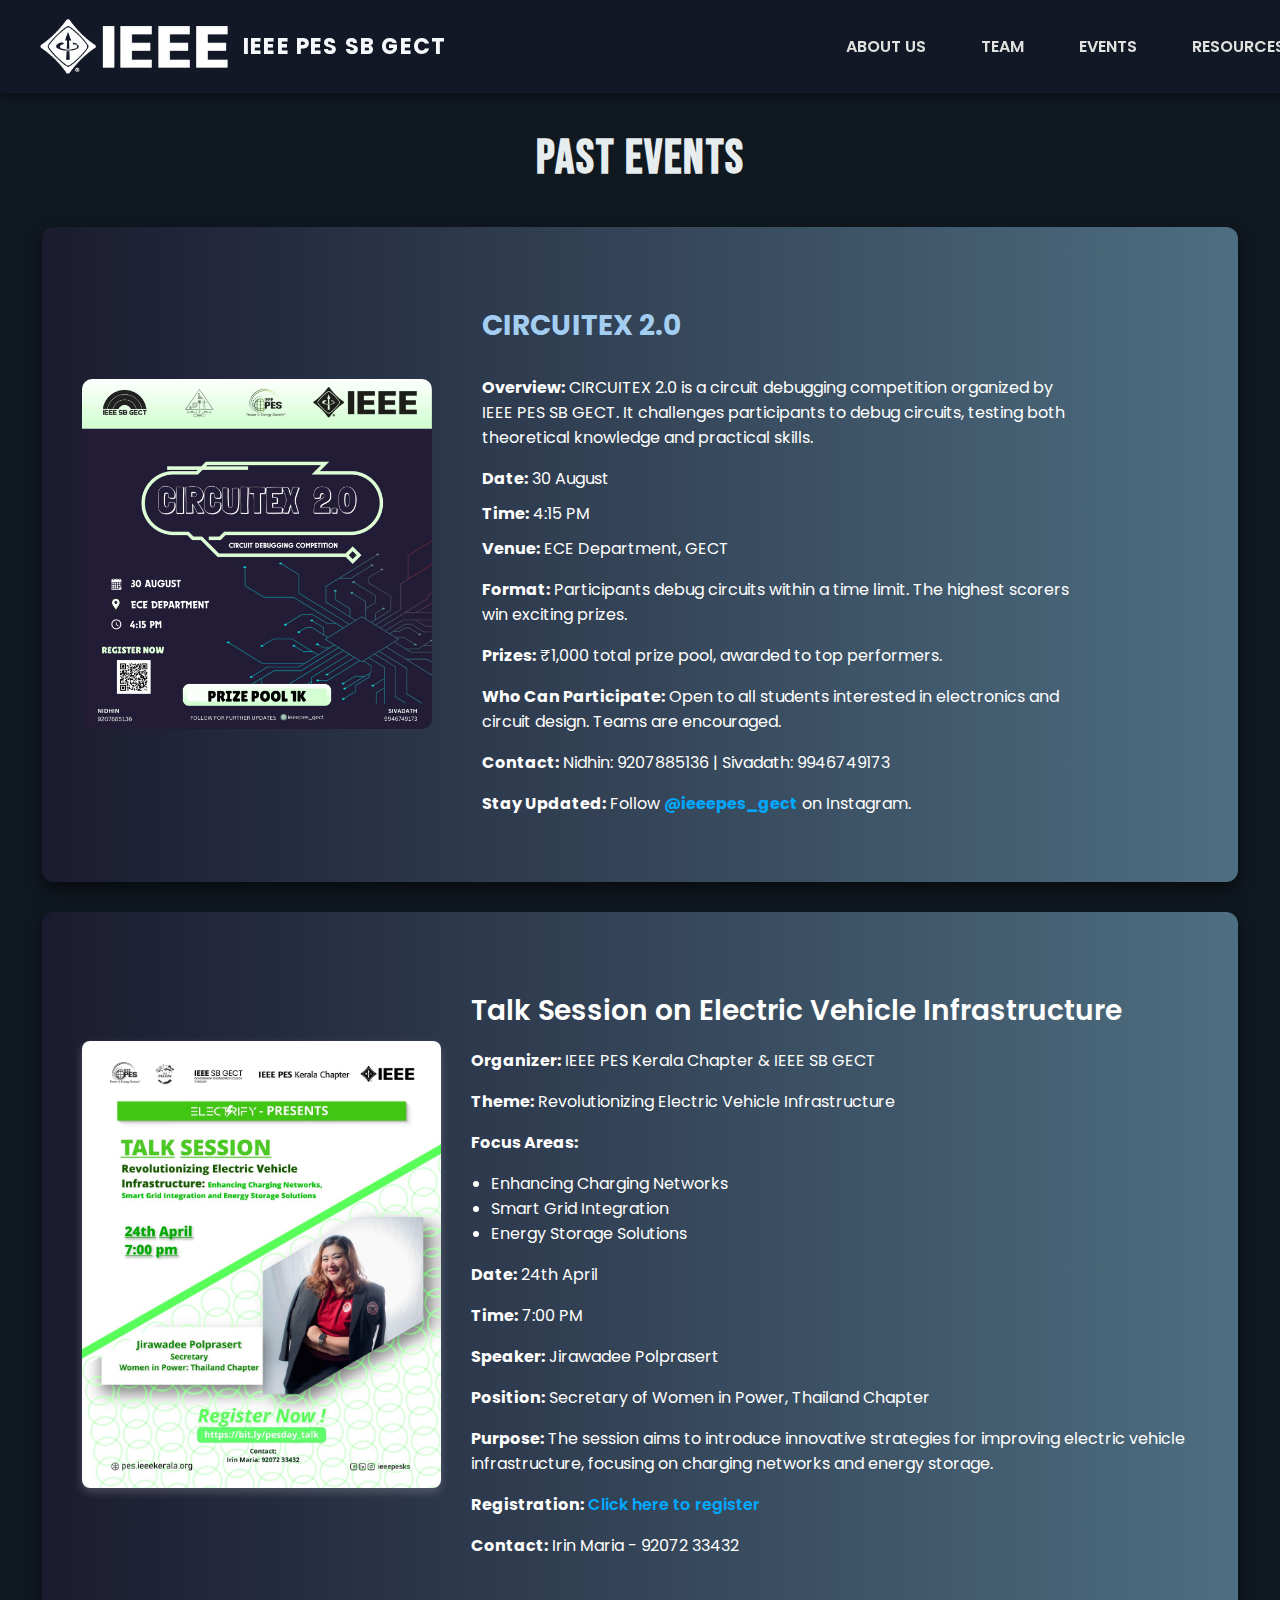
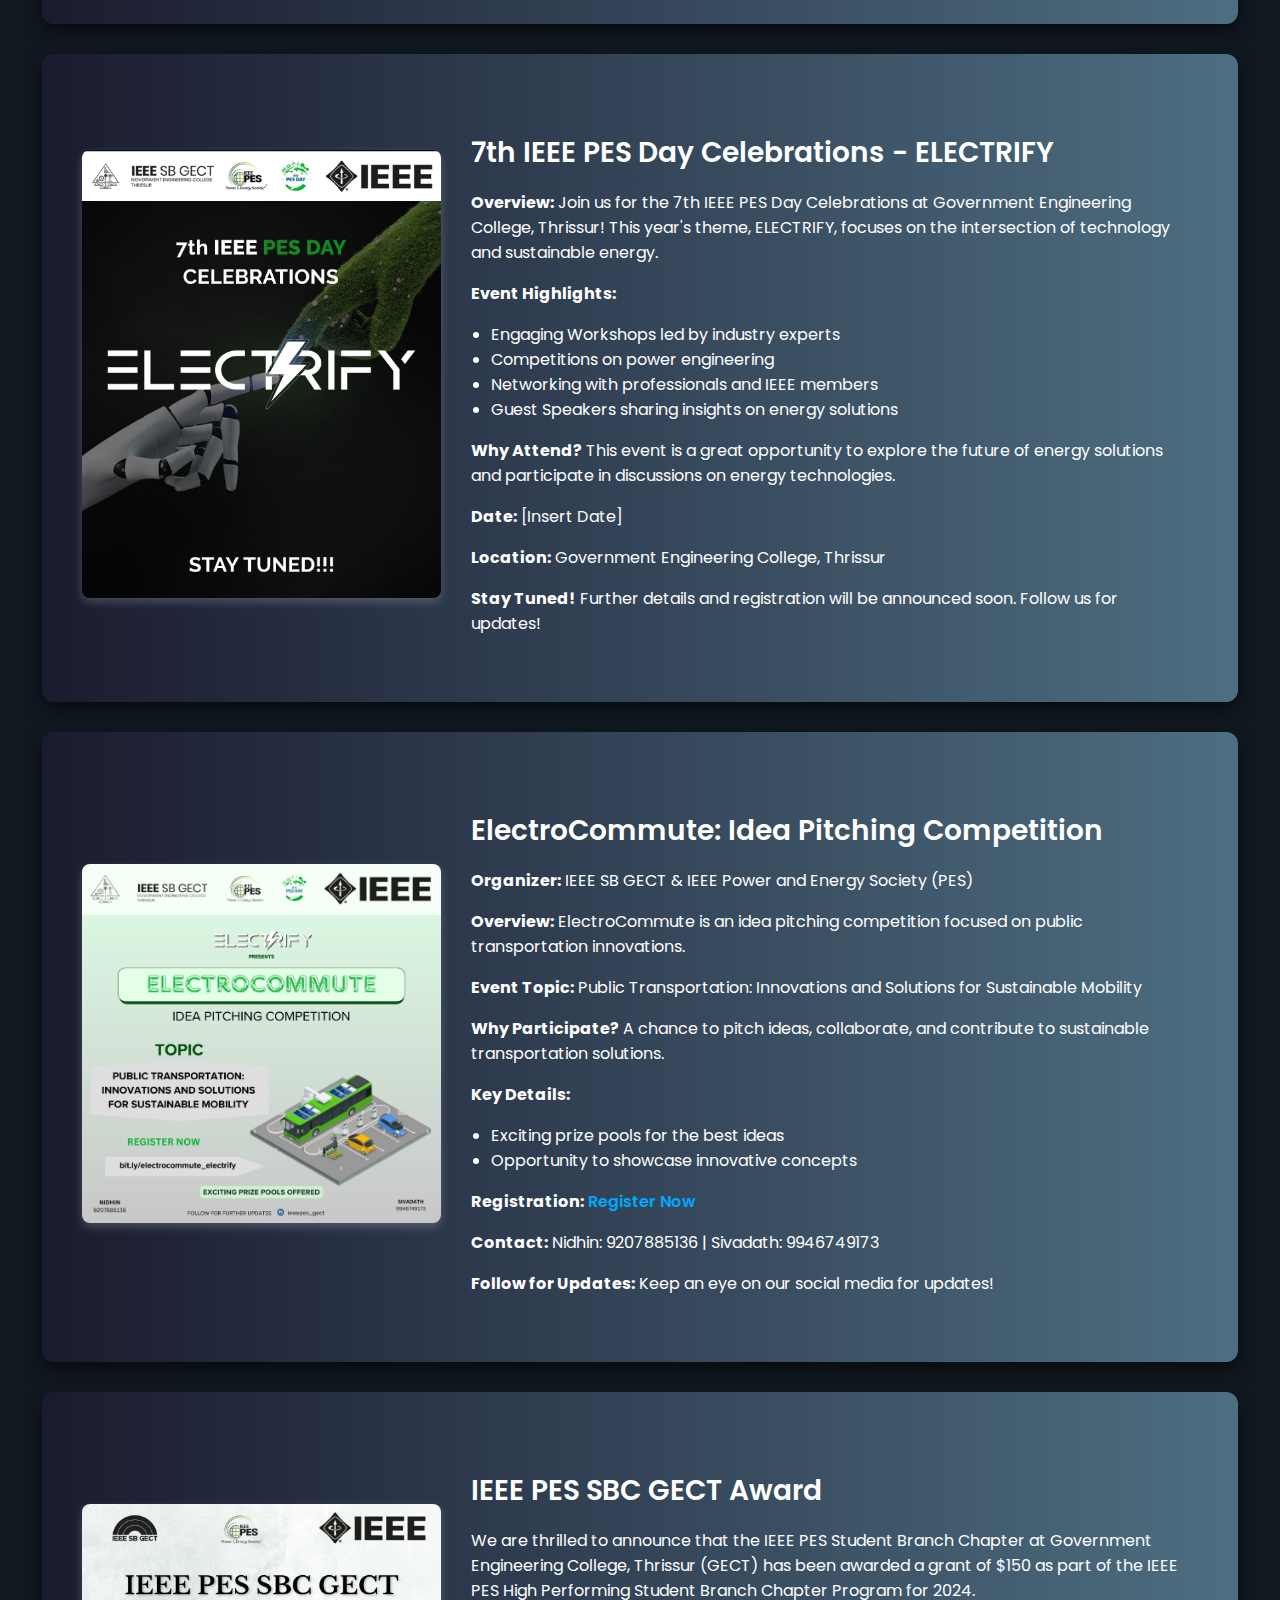
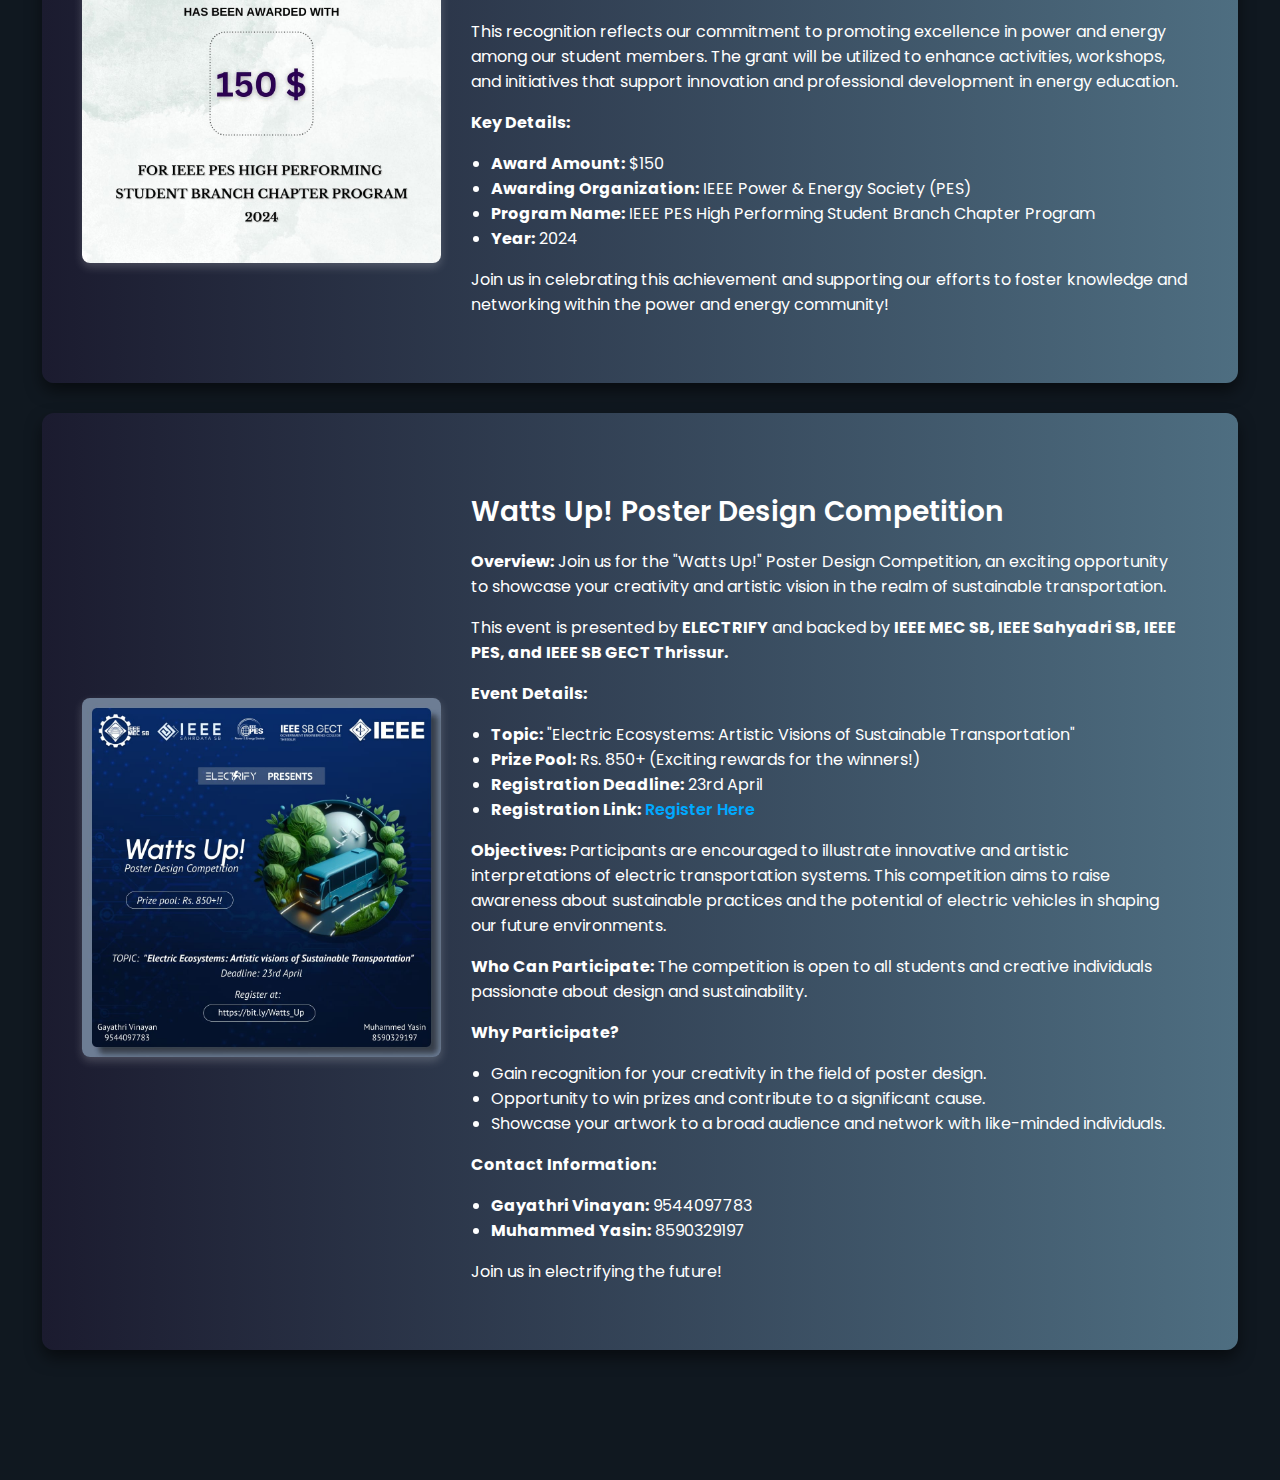
<file: events.html>
<!DOCTYPE html>
<html lang="en">
<head>
    <meta charset="UTF-8">
    <meta name="viewport" content="width=device-width, initial-scale=1.0">
    <title>IEEE PES SB GECT</title>

    <link rel="stylesheet" href="style.css">
</head>
<body>
    <header>
        <nav class="navbar">
            <div class="logo-container">
                <img src="ieee.png" alt="IEEE Logo" class="logo">
                <span class="site-title">IEEE PES SB GECT</span>
            </div>
            <ul class="nav-links" id="nav-links">
                <li><a href="index.html">ABOUT US</a></li>
                <li><a href="team.html">TEAM</a></li>
                <li><a href="#events">EVENTS</a></li>
                <li><a href="resources.html">RESOURCES</a></li>
            </ul>
            <div class="menu-icon" id="menu-icon">
                <span></span>
                <span></span>
                <span></span>
            </div>
        </nav>
    </header> 

    <section class="events">
        <h2 class="section-title">Past Events</h2>

        <div class="event-box">
            <img src="Circuitex.jpg" alt="Circuitex 2.0 Event" class="event-image">
            <div class="event-content">
                <h3>CIRCUITEX 2.0</h3>
                <p><strong>Overview:</strong> CIRCUITEX 2.0 is a circuit debugging competition organized by IEEE PES SB GECT. It challenges participants to debug circuits, testing both theoretical knowledge and practical skills.</p>
                
                <ul>
                    <li><strong>Date:</strong> 30 August</li>
                    <li><strong>Time:</strong> 4:15 PM</li>
                    <li><strong>Venue:</strong> ECE Department, GECT</li>
                </ul>

                <p><strong>Format:</strong> Participants debug circuits within a time limit. The highest scorers win exciting prizes.</p>

                <p><strong>Prizes:</strong> ₹1,000 total prize pool, awarded to top performers.</p>

                <p><strong>Who Can Participate:</strong> Open to all students interested in electronics and circuit design. Teams are encouraged.</p>

                <p><strong>Contact:</strong> Nidhin: 9207885136 | Sivadath: 9946749173</p>

                <p><strong>Stay Updated:</strong> Follow <a href="https://instagram.com/ieeepes_gect" target="_blank">@ieeepes_gect</a> on Instagram.</p>
            </div>
        </div>

        <div class="event-box-ev">
            <div class="event-image-ev">
                <img src="Electrify.jpg" alt="Electric Vehicle Talk Session">
            </div>
            <div class="event-content-ev">
                <h3>Talk Session on Electric Vehicle Infrastructure</h3>
                <p><strong>Organizer:</strong> IEEE PES Kerala Chapter & IEEE SB GECT</p>
                <p><strong>Theme:</strong> Revolutionizing Electric Vehicle Infrastructure</p>
                <p><strong>Focus Areas:</strong></p>
                <ul>
                    <li>Enhancing Charging Networks</li>
                    <li>Smart Grid Integration</li>
                    <li>Energy Storage Solutions</li>
                </ul>
                <p><strong>Date:</strong> 24th April</p>
                <p><strong>Time:</strong> 7:00 PM</p>
                <p><strong>Speaker:</strong> Jirawadee Polprasert</p>
                <p><strong>Position:</strong> Secretary of Women in Power, Thailand Chapter</p>
                <p><strong>Purpose:</strong> The session aims to introduce innovative strategies for improving electric vehicle infrastructure, focusing on charging networks and energy storage.</p>
                <p><strong>Registration:</strong> <a href="Registration Link" target="_blank">Click here to register</a></p>
                <p><strong>Contact:</strong> Irin Maria - 92072 33432</p>
            </div>
        </div>

        <div class="event-box-ev">
            <div class="event-image-ev">
                <img src="Electrify 2.jpg" alt="IEEE PES Day - ELECTRIFY">
            </div>
            <div class="event-content-ev">
                <h3>7th IEEE PES Day Celebrations - ELECTRIFY</h3>
                <p><strong>Overview:</strong> Join us for the 7th IEEE PES Day Celebrations at Government Engineering College, Thrissur! This year's theme, ELECTRIFY, focuses on the intersection of technology and sustainable energy.</p>
                <p><strong>Event Highlights:</strong></p>
                <ul>
                    <li>Engaging Workshops led by industry experts</li>
                    <li>Competitions on power engineering</li>
                    <li>Networking with professionals and IEEE members</li>
                    <li>Guest Speakers sharing insights on energy solutions</li>
                </ul>
                <p><strong>Why Attend?</strong> This event is a great opportunity to explore the future of energy solutions and participate in discussions on energy technologies.</p>
                <p><strong>Date:</strong> [Insert Date]</p>
                <p><strong>Location:</strong> Government Engineering College, Thrissur</p>
                <p><strong>Stay Tuned!</strong> Further details and registration will be announced soon. Follow us for updates!</p>
            </div>
        </div>

        <div class="event-box-ev">
            <div class="event-image-ev">
                <img src="Electrocimmute.jpg" alt="ElectroCommute Competition">
            </div>
            <div class="event-content-ev">
                <h3>ElectroCommute: Idea Pitching Competition</h3>
                <p><strong>Organizer:</strong> IEEE SB GECT & IEEE Power and Energy Society (PES)</p>
                <p><strong>Overview:</strong> ElectroCommute is an idea pitching competition focused on public transportation innovations.</p>
                <p><strong>Event Topic:</strong> Public Transportation: Innovations and Solutions for Sustainable Mobility</p>
                <p><strong>Why Participate?</strong> A chance to pitch ideas, collaborate, and contribute to sustainable transportation solutions.</p>
                <p><strong>Key Details:</strong></p>
                <ul>
                    <li>Exciting prize pools for the best ideas</li>
                    <li>Opportunity to showcase innovative concepts</li>
                </ul>
                <p><strong>Registration:</strong> <a href="Registration Link" target="_blank">Register Now</a></p>
                <p><strong>Contact:</strong> Nidhin: 9207885136 | Sivadath: 9946749173</p>
                <p><strong>Follow for Updates:</strong> Keep an eye on our social media for updates!</p>
            </div>
        </div>

        <!-- Event 5: IEEE PES SBC GECT Award -->
<div class="event-box-ev">
    <div class="event-image-ev">
        <img src="SBCP.jpg" alt="IEEE PES SBC GECT Award">
    </div>
    <div class="event-content-ev">
        <h3>IEEE PES SBC GECT Award</h3>
        <p>We are thrilled to announce that the IEEE PES Student Branch Chapter at Government Engineering College, Thrissur (GECT) has been awarded a grant of $150 as part of the IEEE PES High Performing Student Branch Chapter Program for 2024.</p>
        <p>This recognition reflects our commitment to promoting excellence in power and energy among our student members. The grant will be utilized to enhance activities, workshops, and initiatives that support innovation and professional development in energy education.</p>
        <p><strong>Key Details:</strong></p>
        <ul>
            <li><strong>Award Amount:</strong> $150</li>
            <li><strong>Awarding Organization:</strong> IEEE Power & Energy Society (PES)</li>
            <li><strong>Program Name:</strong> IEEE PES High Performing Student Branch Chapter Program</li>
            <li><strong>Year:</strong> 2024</li>
        </ul>
        <p>Join us in celebrating this achievement and supporting our efforts to foster knowledge and networking within the power and energy community!</p>
    </div>
</div>

<!-- Event 6: Watts Up! Poster Design Competition -->
<div class="event-box-ev">
    <div class="event-image-ev">
        <img src="Watts up.jpg" alt="Watts Up! Poster Design Competition">
    </div>
    <div class="event-content-ev">
        <h3>Watts Up! Poster Design Competition</h3>
        <p><strong>Overview:</strong> Join us for the "Watts Up!" Poster Design Competition, an exciting opportunity to showcase your creativity and artistic vision in the realm of sustainable transportation.</p>
        <p>This event is presented by <strong>ELECTRIFY</strong> and backed by <strong>IEEE MEC SB, IEEE Sahyadri SB, IEEE PES, and IEEE SB GECT Thrissur.</strong></p>
        
        <p><strong>Event Details:</strong></p>
        <ul>
            <li><strong>Topic:</strong> "Electric Ecosystems: Artistic Visions of Sustainable Transportation"</li>
            <li><strong>Prize Pool:</strong> Rs. 850+ (Exciting rewards for the winners!)</li>
            <li><strong>Registration Deadline:</strong> 23rd April</li>
            <li><strong>Registration Link:</strong> <a href="Registration Link" target="_blank">Register Here</a></li>
        </ul>

        <p><strong>Objectives:</strong> Participants are encouraged to illustrate innovative and artistic interpretations of electric transportation systems. This competition aims to raise awareness about sustainable practices and the potential of electric vehicles in shaping our future environments.</p>
        
        <p><strong>Who Can Participate:</strong> The competition is open to all students and creative individuals passionate about design and sustainability.</p>

        <p><strong>Why Participate?</strong></p>
        <ul>
            <li>Gain recognition for your creativity in the field of poster design.</li>
            <li>Opportunity to win prizes and contribute to a significant cause.</li>
            <li>Showcase your artwork to a broad audience and network with like-minded individuals.</li>
        </ul>

        <p><strong>Contact Information:</strong></p>
        <ul>
            <li><strong>Gayathri Vinayan:</strong> 9544097783</li>
            <li><strong>Muhammed Yasin:</strong> 8590329197</li>
        </ul>

        <p>Join us in electrifying the future!</p>
    </div>
</div>

    </section>

</body>
</html>
</file>
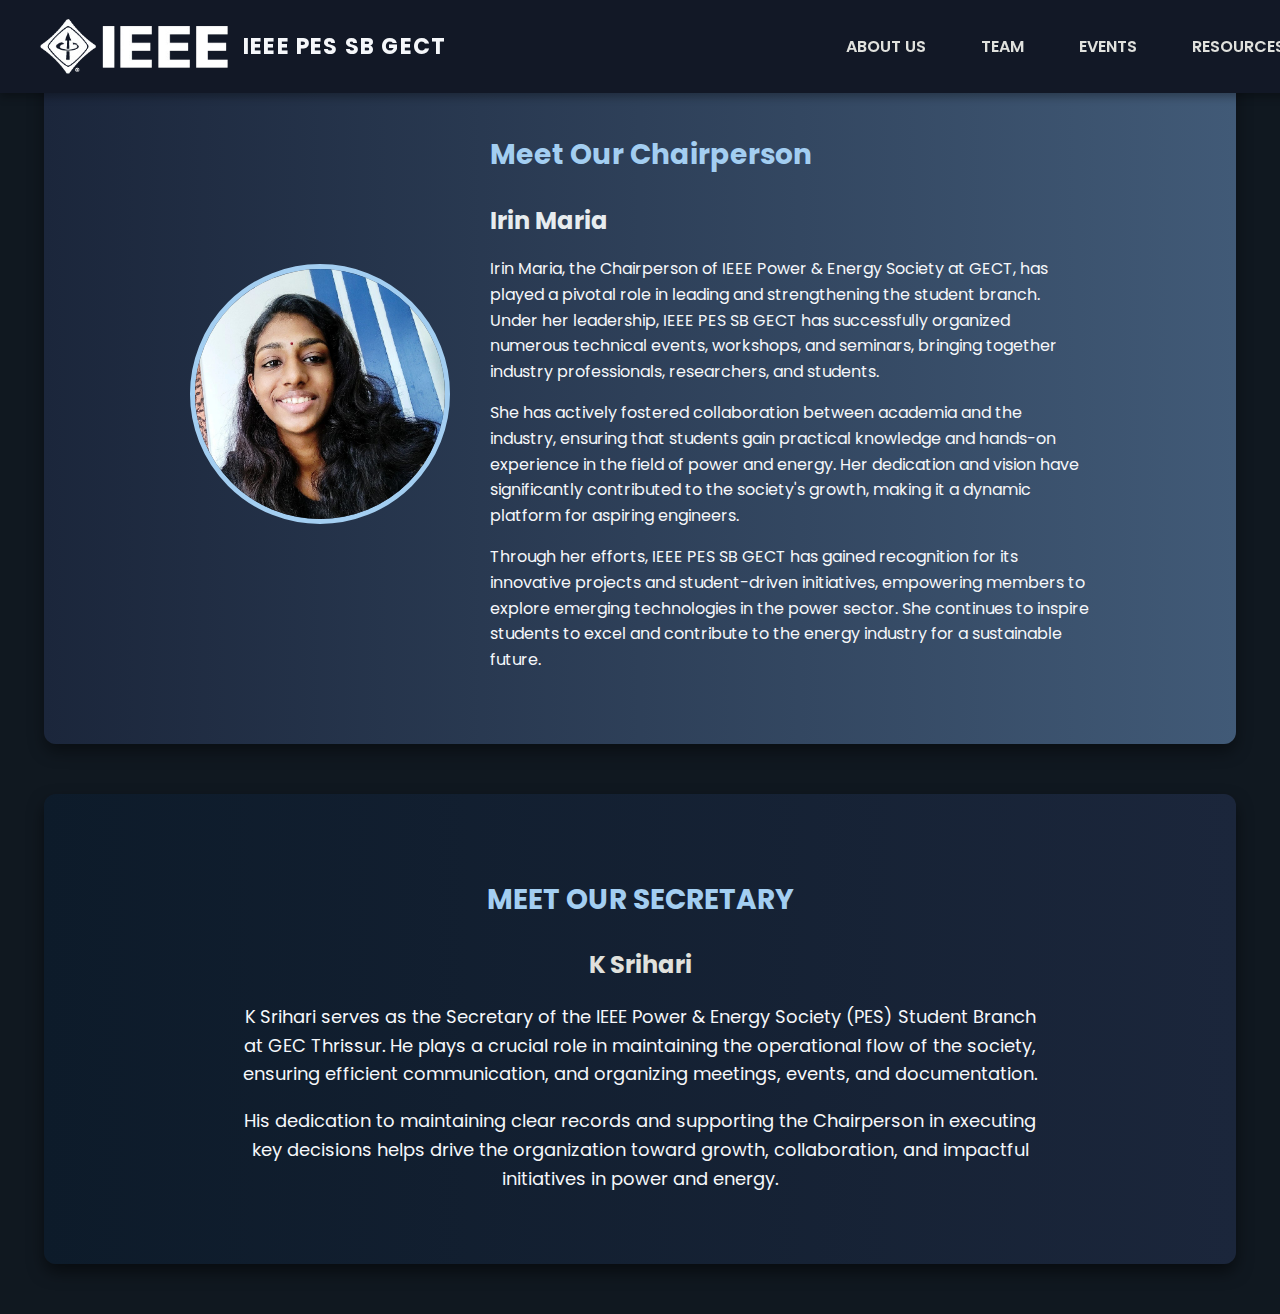
<file: team.html>
<!DOCTYPE html>
<html lang="en">
<head>
    <meta charset="UTF-8">
    <meta name="viewport" content="width=device-width, initial-scale=1.0">
    <title>About Us - IEEE PES SB GECT</title>

    <link rel="preconnect" href="https://fonts.googleapis.com">
    <link rel="preconnect" href="https://fonts.gstatic.com" crossorigin>
    <link href="https://fonts.googleapis.com/css2?family=Kanit:wght@100;500&family=Nunito+Sans:ital,opsz,wght@0,6..12,200..1000;1,6..12,200..1000&family=Roboto+Mono:ital,wght@0,100..700;1,100..700&display=swap" rel="stylesheet">

    <link rel="stylesheet" href="style.css">
</head>
<body>
    <header>
        <nav class="navbar">
            <div class="logo-container">
                <img src="ieee.png" alt="IEEE Logo" class="logo">
                <span class="site-title">IEEE PES SB GECT</span>
            </div>
            <ul class="nav-links" id="nav-links">
                <li><a href="index.html">ABOUT US</a></li>
                <li><a href="#team">TEAM</a></li>
                <li><a href="events.html">EVENTS</a></li>
                <li><a href="resources.html">RESOURCES</a></li>
            </ul>
            <div class="menu-icon" id="menu-icon">
                <span></span>
                <span></span>
                <span></span>
            </div>
        </nav>
    </header> 

    <section class="chairperson">
        <div class="chairperson-image">
            <img src="irin.jpg" alt="Irin Maria - Chairperson">
        </div>
        <div class="chairperson-content">
            <h2>Meet Our Chairperson</h2>
            <h3>Irin Maria</h3>
            <p>
                Irin Maria, the Chairperson of IEEE Power & Energy Society at GECT, has played a pivotal role in leading and strengthening the student branch. Under her leadership, IEEE PES SB GECT has successfully organized numerous technical events, workshops, and seminars, bringing together industry professionals, researchers, and students. 
            </p>
            <p>
                She has actively fostered collaboration between academia and the industry, ensuring that students gain practical knowledge and hands-on experience in the field of power and energy. Her dedication and vision have significantly contributed to the society's growth, making it a dynamic platform for aspiring engineers.
            </p>
            <p>
                Through her efforts, IEEE PES SB GECT has gained recognition for its innovative projects and student-driven initiatives, empowering members to explore emerging technologies in the power sector. She continues to inspire students to excel and contribute to the energy industry for a sustainable future.
            </p>
        </div>
    </section>

    <section class="secretary">
        <div class="secretary-content">
            <h2>Meet Our Secretary</h2>
            <h3>K Srihari</h3>
            <p>
                K Srihari serves as the Secretary of the IEEE Power & Energy Society (PES) Student Branch at GEC Thrissur.
                He plays a crucial role in maintaining the operational flow of the society, ensuring efficient communication, and organizing meetings, events, and documentation.
            </p>
            <p>
                His dedication to maintaining clear records and supporting the Chairperson in executing key decisions helps drive the organization toward growth, collaboration, and impactful initiatives in power and energy.
            </p>
        </div>
    </section>

    <script src="script.js"></script>
</body>
</html>
</file>
<file: style.css>
/* Full-Width Top Navigation Bar */
@import url('https://fonts.googleapis.com/css2?family=Poppins:wght@300;400;500;600;700&display=swap');
@import url('https://fonts.googleapis.com/css2?family=Bebas+Neue&display=swap');
@import url('https://fonts.googleapis.com/css2?family=Poppins:wght@300;400;600&display=swap');
@import url('https://fonts.googleapis.com/css2?family=Poppins:wght@300;400;600&display=swap');

.navbar {
    display: flex;
    justify-content: space-between;
    align-items: center;
    background: #121826;
    padding: 18px 40px;
    width: 100%;
    position: fixed;
    top: 0;
    left: 0;
    z-index: 1000;
    box-shadow: 0 4px 8px rgba(0, 0, 0, 0.2);
}

/* Logo Container */
.logo-container {
    display: flex;
    align-items: center;
}

/* IEEE Logo */
.logo {
    height: 55px;
    margin-right: 15px;
}

/* Title Text */
.site-title {
    font-size: 22px;
    font-weight: bold;
    color: #F5F7FA; /* Light Grayish White */
    text-transform: uppercase;
    letter-spacing: 1.2px;
}

/* Navigation Links */
.nav-links {
    list-style: none;
    display: flex;
    gap: 30px;
    margin-left: auto;  /* Pushes the links slightly left */
    padding-right: 20px; /* Adds space on the right to avoid cutting off */
    flex-wrap: wrap; /* Ensures responsiveness */
}

.nav-links li {
    display: inline;
}

.nav-links a {
    text-decoration: none;
    color: #F5F7FA; /* Light Gray */
    font-weight: 600;
    padding: 12px 18px;
    border-radius: 6px;
    transition: all 0.3s ease-in-out;
}

.nav-links a:hover {
    background: #1E293B; /* Slightly lighter navy for hover effect */
    color: #00A9FF; /* Bright blue accent */
    box-shadow: 0 4px 10px rgba(0, 169, 255, 0.3);
    transform: translateY(-2px);
}

/* Mobile Menu Icon */
.menu-icon {
    display: none;
    flex-direction: column;
    cursor: pointer;
}

.menu-icon span {
    width: 30px;
    height: 3px;
    background-color: white;
    margin: 5px;
    border-radius: 5px;
}

/* Responsive Design */
@media (max-width: 768px) {
    .nav-links {
        display: none;
        flex-direction: column;
        position: absolute;
        top: 70px;
        right: 30px;
        background: #1E293B; /* Dark background for mobile menu */
        padding: 15px;
        border-radius: 12px;
        box-shadow: 0 8px 16px rgba(0, 0, 0, 0.3);
    }

    .nav-links.active {
        display: flex;
    }

    .menu-icon {
        display: flex;
    }
}

/* Main Hero Section */
.hero {
    display: flex;
    align-items: center;
    justify-content: center;
    text-align: center;
    min-height: 90vh;
    background: linear-gradient(to right, #121826, #1E293B); /* Dark gradient background */
    color: #F5F7FA; /* Light text for contrast */
    padding: 60px 20px;
}

.hero-content {
    max-width: 900px;
    background: rgba(30, 41, 59, 0.8); /* Semi-transparent dark box */
    padding: 40px;
    border-radius: 15px; /* Rounded edges for a soft, modern feel */
    box-shadow: 0 10px 25px rgba(0, 0, 0, 0.3); /* Depth effect */
    backdrop-filter: blur(8px); /* Slight blur for glassmorphism effect */
}

.hero-content h1 {
    font-size: 36px;
    font-weight: bold;
    margin-bottom: 20px;
    color: #A3CEF1; /* Soft sky blue for title */
    text-transform: uppercase;
    letter-spacing: 1.5px;
}

.hero-content p {
    font-size: 18px;
    line-height: 1.8;
    margin-bottom: 15px;
}

/* Responsive Design */
@media (max-width: 768px) {
    .hero {
        padding: 40px 15px;
    }

    .hero-content {
        padding: 30px;
    }

    .hero-content h1 {
        font-size: 28px;
    }

    .hero-content p {
        font-size: 16px;
    }
}

/* MISSION Section */
.mission {
    display: flex;
    align-items: center;
    justify-content: center;
    background: #121826; /* Dark background */
    padding: 60px 20px;
}

.mission-content {
    background: #1E293B; /* Slightly lighter dark blue box */
    color: #F5F7FA; /* Light Grayish White for readability */
    padding: 30px;
    border-radius: 12px; /* Rounded edges */
    max-width: 600px; /* Ensures content is well-aligned */
    box-shadow: 0 8px 16px rgba(0, 0, 0, 0.3); /* Soft shadow for depth */
}

.mission-content h2 {
    font-size: 28px;
    font-weight: bold;
    text-align: center;
    color: #A3CEF1; /* Soft blue accent */
    margin-bottom: 15px;
}

.mission-content p {
    font-size: 18px;
    line-height: 1.6;
    text-align: center;
}

.mission-approval {
    font-size: 16px;
    font-style: italic;
    margin-top: 15px;
    text-align: center;
    color: #A3CEF1;
}

/* Mission Image */
.mission-image {
    margin-left: 40px; /* Spacing between text and image */
}

.mission-image img {
    width: 185px; /* Adjust size as per need */
    height: auto;
    border-radius: 10px; /* Slight rounding on image edges */
    box-shadow: 0 4px 10px rgba(255, 255, 255, 0.1); /* Subtle shadow */
}

/* Responsive Design */
@media (max-width: 768px) {
    .mission {
        flex-direction: column;
        text-align: center;
    }

    .mission-image {
        margin-top: 20px;
        margin-left: 0;
    }

    .mission-image img {
        width: 180px;
    }
}

.vision {
    display: flex;
    align-items: center;
    justify-content: center;
    background: #121826; /* Dark background */
    padding: 60px 20px;
}

.vision-content {
    background: #1E293B; /* Slightly lighter dark blue box */
    color: #F5F7FA; /* Light Grayish White for readability */
    padding: 30px;
    border-radius: 12px; /* Rounded edges */
    max-width: 600px; /* Ensures content is well-aligned */
    box-shadow: 0 8px 16px rgba(0, 0, 0, 0.3); /* Soft shadow for depth */
}

.vision-content h2 {
    font-size: 28px;
    font-weight: bold;
    text-align: center;
    color: #A3CEF1; /* Soft blue accent */
    margin-bottom: 15px;
}

.vision-content p {
    font-size: 18px;
    line-height: 1.6;
    text-align: center;
}

.vision-approval {
    font-size: 16px;
    font-style: italic;
    margin-top: 15px;
    text-align: center;
    color: #A3CEF1;
}

/* Vision Image */
.vision-image {
    margin-left: 50px; /* Increased spacing between text and image */
}

.vision-image img {
    width: 440px; /* Increased size for better visibility */
    height: auto;
    border-radius: 10px; /* Slight rounding on image edges */
    box-shadow: 0 4px 10px rgba(255, 255, 255, 0.1); /* Subtle shadow */
}

/* Responsive Design */
@media (max-width: 768px) {
    .vision {
        flex-direction: column;
        text-align: center;
    }

    .vision-image {
        margin-top: 20px;
        margin-left: 0;
    }

    .vision-image img {
        width: 280px; /* Slightly increased size on mobile */
    }
}

/* General Styles */
body {
    font-family: Arial, sans-serif;
    background-color: #101820;
    color: #121826;
    margin: 0;
    padding: 0;
}

/* Chairperson Section */
.chairperson {
    display: flex;
    align-items: center;
    justify-content: center;
    flex-wrap: wrap;
    background: linear-gradient(to right, #1B263B, #415A77); /* Dark Navy to Steel Blue */
    color: white;
    padding: 60px 20px;
    border-radius: 12px;
    max-width: 90%;
    margin: 50px auto;
    box-shadow: 0 8px 16px rgba(0, 0, 0, 0.4);
}

/* Image Styling */
.chairperson-image img {
    width: 250px;
    height: 250px;
    object-fit: cover;
    border-radius: 50%;
    border: 5px solid #A3CEF1;
}

/* Content Styling */
.chairperson-content {
    max-width: 600px;
    margin-left: 40px;
}

.chairperson-content h2 {
    font-size: 28px;
    margin-bottom: 10px;
    color: #A3CEF1;
}

.chairperson-content h3 {
    font-size: 24px;
    margin-bottom: 10px;
    color: #E7ECEF;
}

.chairperson-content p {
    font-size: 16px;
    line-height: 1.6;
    margin-bottom: 12px;
}

/* Responsive Design */
@media (max-width: 768px) {
    .chairperson {
        flex-direction: column;
        text-align: center;
        padding: 40px 15px;
    }

    .chairperson-image img {
        width: 200px;
        height: 200px;
    }

    .chairperson-content {
        margin-left: 0;
        margin-top: 20px;
    }
}

/* Secretary Section */
/* Secretary Section - Darker Background */
.secretary {
    display: flex;
    align-items: center;
    justify-content: center;
    flex-wrap: wrap;
    background: linear-gradient(to right, #0D1B2A, #1B263B); /* Darker Gradient */
    color: white;
    padding: 60px 20px;
    border-radius: 12px;
    max-width: 90%;
    margin: 50px auto;
    box-shadow: 0 8px 16px rgba(0, 0, 0, 0.5);
}

.secretary-content {
    max-width: 800px;
    text-align: center;
}

.secretary h2 {
    font-size: 28px;
    text-transform: uppercase;
    color: #A3CEF1; /* Soft Sky Blue */
    margin-bottom: 10px;
}

.secretary h3 {
    font-size: 24px;
    font-weight: bold;
    color: #E0E1DD; /* Light Gray */
    margin-bottom: 15px;
}

.secretary p {
    font-size: 18px;
    line-height: 1.6;
    color: #F5F7FA; /* Light Grayish White */
    margin-bottom: 10px;
}

.chairperson-content, .secretary-content {
    font-family: "Poppins", sans-serif;
    font-weight: 400; /* Normal weight */
    font-size: 18px;
    line-height: 1.6;
    color: #F5F7FA; /* Light Grayish White */
}
/* General Styling */



/* Navbar */
.navbar {
    display: flex;
    justify-content: space-between;
    align-items: center;
    background: #121826;
    padding: 18px 40px;
    width: 100%;
    position: fixed;
    top: 0;
    left: 0;
    z-index: 1000;
    box-shadow: 0 4px 8px rgba(0, 0, 0, 0.3);
}

.logo-container {
    display: flex;
    align-items: center;
}

.logo {
    height: 55px;
    margin-right: 15px;
}

.site-title {
    font-size: 22px;
    font-weight: bold;
    color: #F5F7FA;
    text-transform: uppercase;
    letter-spacing: 1.2px;
}

.nav-links {
    list-style: none;
    display: flex;
    gap: 25px;
}

.nav-links a {
    text-decoration: none;
    color: #E0E1DD;
    font-weight: 600;
    padding: 10px 15px;
    border-radius: 6px;
    transition: all 0.3s ease-in-out;
}

.nav-links a:hover, .nav-links .active {
    background: #415A77;
    color: #F5F7FA;
    box-shadow: 0 4px 10px rgba(65, 90, 119, 0.3);
    transform: translateY(-2px);
}

/* Events Section */
.events {
    padding: 100px 20px;
    text-align: center;
}

.section-title {
    font-family: 'Bebas Neue', sans-serif;
    font-size: 48px;  /* Adjust as needed */
    font-weight: bold;
    text-align: center;
    color: #E7ECEF; /* Light grayish blue */
    text-transform: uppercase;
    letter-spacing: 2px;
    margin-top: 30px;
    
}

/* Event Box */
/* Event Box - CIRCUITEX 2.0 */
.event-box {
    display: flex;
    flex-wrap: wrap;
    align-items: center;
    background: linear-gradient(to right, #1B1B2F, #4E6E81); /* Darker Gradient (Same as 2nd event) */
    color: white;
    border-radius: 12px;
    padding: 40px;
    max-width: 90%;
    margin: 30px auto;
    box-shadow: 0 8px 16px rgba(0, 0, 0, 0.5);
    gap: 20px;
    text-align: left;
}

.event-image {
    width: 350px;
    height: auto;
    border-radius: 10px;
    margin-right: 20px;
}

.event-content {
    flex: 2;
    max-width: 600px;
    padding: 10px;
    font-family: "Poppins", sans-serif;
}

.event-content h3 {
    font-size: 28px;
    color: #A3CEF1;
}

.event-content ul {
    padding: 0;
    list-style-type: none;
}

.event-content ul li {
    margin-bottom: 10px;
}

.event-content a {
    color: #00A9FF;
    text-decoration: none;
    font-weight: bold;
}

.event-content a:hover {
    text-decoration: underline;
}

/* Responsive Design */
@media (max-width: 768px) {
    .event-box {
        flex-direction: column;
        text-align: center;
        padding: 20px;
    }

    .event-image img {
        max-width: 300px;
        margin-bottom: 20px;
    }

    .event-content {
        max-width: 100%;
        text-align: center;
    }
}


.event-box-ev {
    display: flex;
    flex-wrap: wrap;
    align-items: center;
    background: linear-gradient(to right, #1B1B2F, #4E6E81); /* Darker Gradient */
    color: white;
    border-radius: 12px;
    padding: 40px;
    max-width: 90%;
    margin: 30px auto;
    box-shadow: 0 8px 16px rgba(0, 0, 0, 0.5);
    gap: 20px;
}

.event-image-ev {
    flex: 1;
    text-align: left;
}

.event-image-ev img {
    width: 100%;
    max-width: 400px;
    border-radius: 8px;
    box-shadow: 0 4px 10px rgba(255, 255, 255, 0.2);
}

.event-content-ev {
    flex: 2;
    padding: 10px;
    text-align: left;
    font-family: "Poppins", sans-serif;
}

.event-content-ev h3 {
    font-size: 28px;
    font-weight: 600;
    margin-bottom: 10px;
}

.event-content-ev ul {
    padding-left: 20px;
    margin-bottom: 10px;
}

.event-content-ev ul li {
    font-size: 16px;
}

/* Registration Link */
.event-content-ev a {
    color: #00A9FF;
    text-decoration: none;
    font-weight: 600;
}

.event-content-ev a:hover {
    text-decoration: underline;
}

/* Responsive Design */
@media (max-width: 768px) {
    .event-box, .event-box-ev {
        flex-direction: column;
        padding: 20px;
    }

    .event-image img, .event-image-ev img {
        max-width: 300px;
    }

    .event-content, .event-content-ev {
        text-align: left;
    }
}

.resources-container {
    max-width: 900px;
    margin: 40px auto;
    padding: 20px;
}

/* General Page Styling */
body {
    font-family: 'Poppins', sans-serif;
    background-color: #101820; /* Almost Black */
    color: white;
    margin: 0;
    padding: 0;
}

/* Header */
.header {
    background: linear-gradient(to right, #274C77, #6096BA);
    padding: 20px;
    text-align: center;
}

.header h1 {
    font-size: 36px;
    color: #E7ECEF;
    margin: 0;
}

/* Resources Section */
.resources-container {
    max-width: 100vw;
    margin: 40px auto;
    padding: 20px;
}

.resources-container {
    display: flex;
    flex-direction: column;
    align-items: center;
    gap: 40px; /* Adds space between the two resource boxes */
    padding: 50px 10%;
}

.resource-box {
    position: relative;
    width: 100%;
    max-width: 900px;
    padding: 40px;
    border-radius: 15px;
    color: white;
    font-family: 'Poppins', sans-serif;
    box-shadow: 0 10px 30px rgba(0, 0, 0, 0.3);
    overflow: hidden;
    background-size: cover;
    background-position: center;
}

/* Background images for each resource box */
.resource-box:first-child {
    background: linear-gradient(to right, rgba(0, 0, 0, 0.7), rgba(0, 0, 0, 0.5)), 
                url('../images/ieee_resource.jpg') no-repeat center center/cover;
}

.resource-box:last-child {
    background: linear-gradient(to right, rgba(0, 0, 0, 0.7), rgba(0, 0, 0, 0.5)), 
                url('../images/pes_resource.jpg') no-repeat center center/cover;
}

/* Overlay effect to improve text readability */
.resource-box::before {
    content: "";
    position: absolute;
    top: 0;
    left: 0;
    width: 100%;
    height: 100%;
    background: rgba(0, 0, 0, 0.5);
    z-index: 0;
}

/* Make sure text is always on top */
.resource-box h2,
.resource-box p,
.resource-box a {
    position: relative;
    z-index: 1;
}

/* Heading Styling */
.resource-box h2 {
    font-size: 28px;
    margin-bottom: 15px;
    text-transform: uppercase;
    letter-spacing: 1px;
    font-weight: 600;
}

/* Paragraph Styling */
.resource-box p {
    font-size: 16px;
    line-height: 1.8;
    margin-bottom: 15px;
}

/* Link Styling */
.resource-box a {
    color: #A3CEF1;
    font-weight: bold;
    text-decoration: none;
    transition: color 0.3s;
}

.resource-box a:hover {
    color: #F5F7FA;
}
.resource-image2 {
    flex-shrink: 0;
    display: flex;
    justify-content: center;
    align-items: center;
    width: 250px; /* Fixed width for the box */
    height: 200px; /* Fixed height for the box */
    overflow: hidden; /* Prevents image from exceeding the box */
    border-radius: 10px;
    box-shadow: 0 5px 15px rgba(0, 0, 0, 0.3);
    background: rgba(255, 255, 255, 0.1); /* Optional background for aesthetics */
}

.resource-image2 img {
    width: 100%;
    height: 100%;
    object-fit: cover; /* Ensures image scales properly within the box */
    border-radius: 10px;
}
@media screen and (max-width: 768px) {
    .resource-box {
        flex-direction: column;
        text-align: center;
        padding: 20px;
    }

    .resource-content {
        text-align: center;
    }

    .resource-image img {
        width: 80%;
        max-width: 300px;
    }
}
</file>
